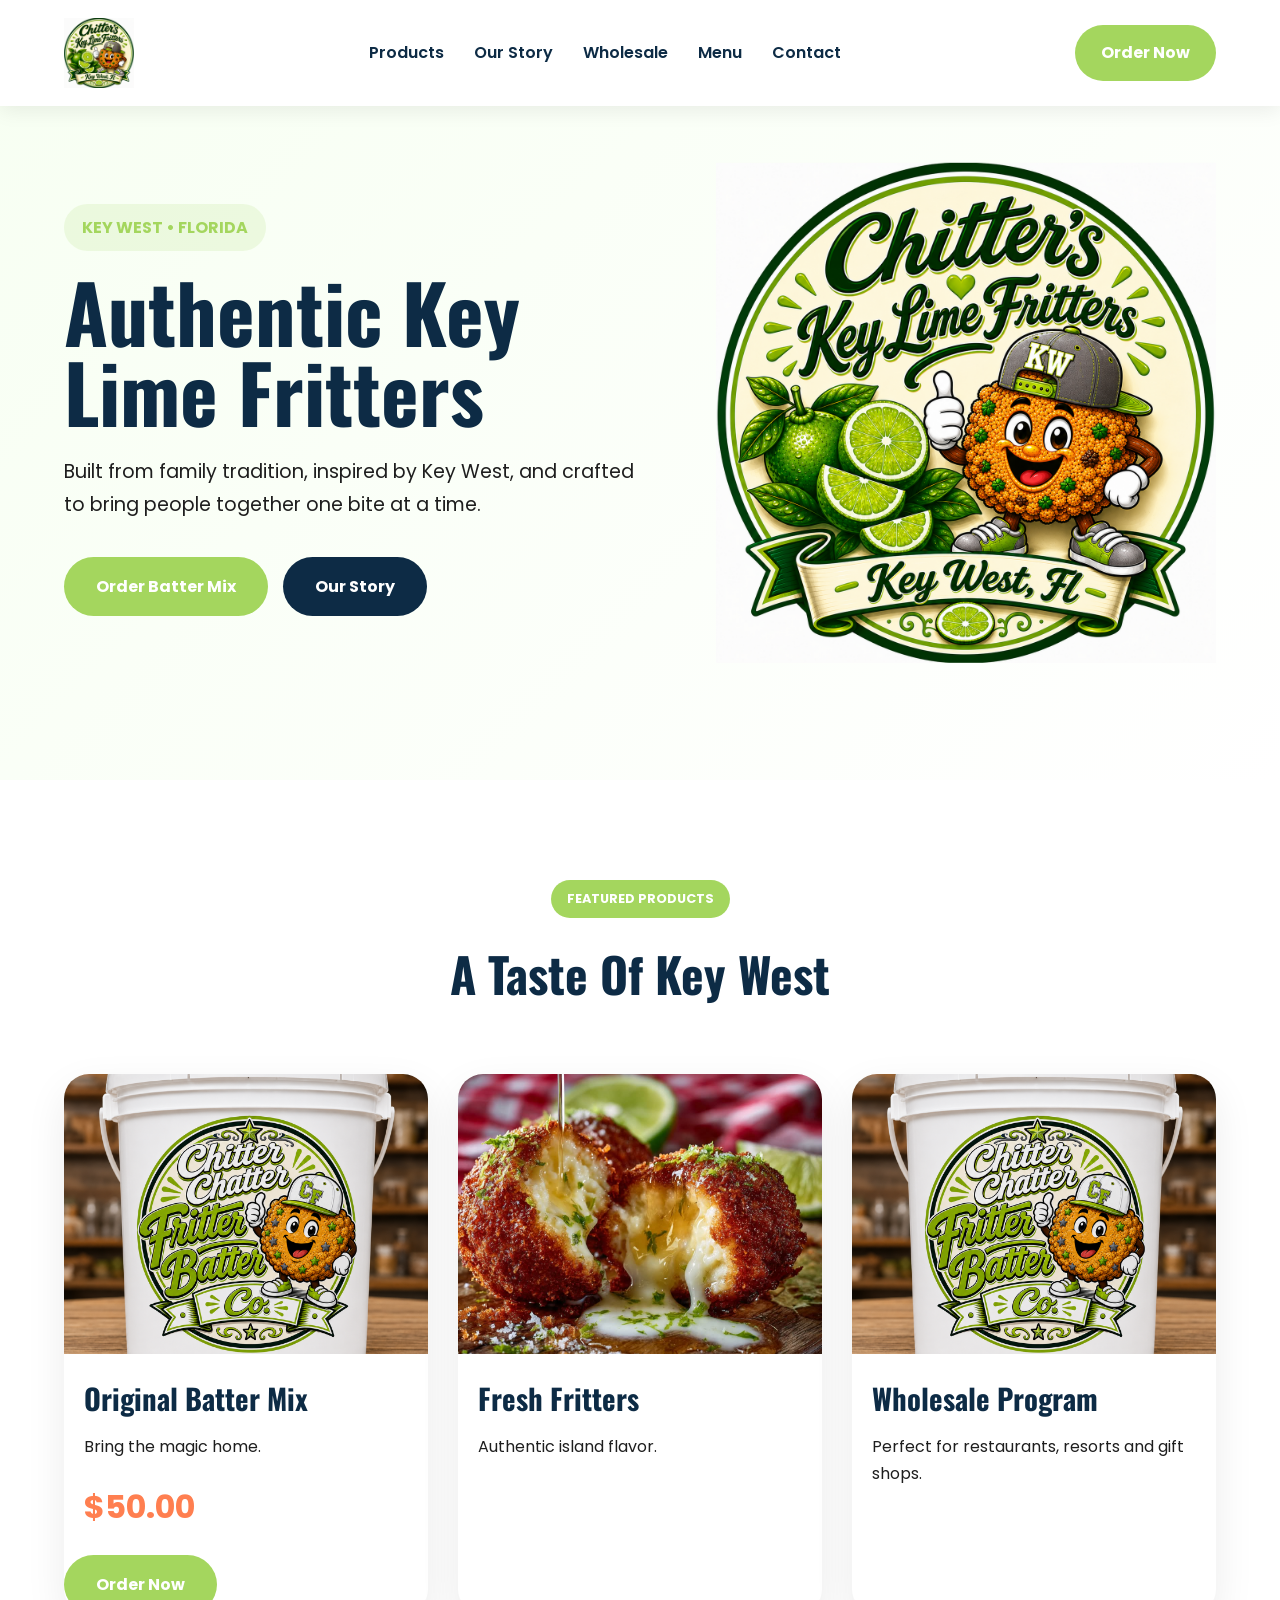
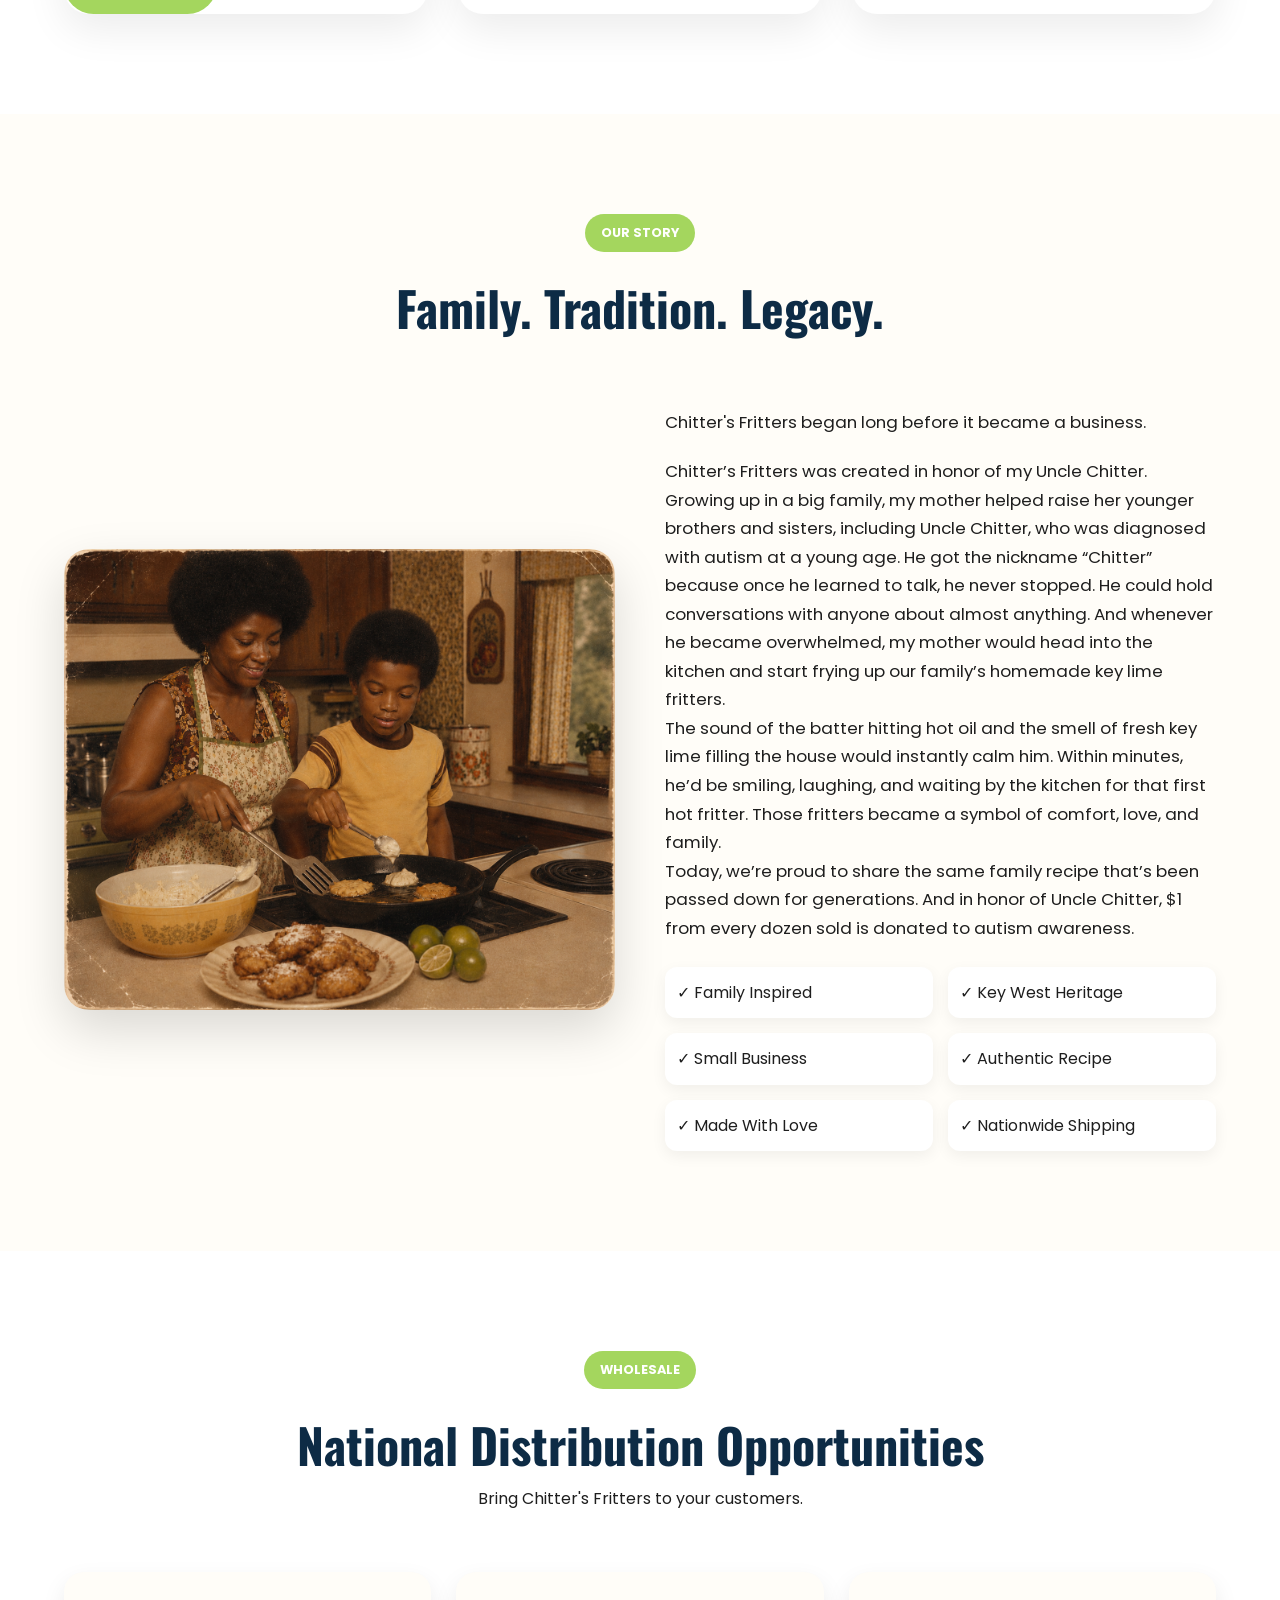
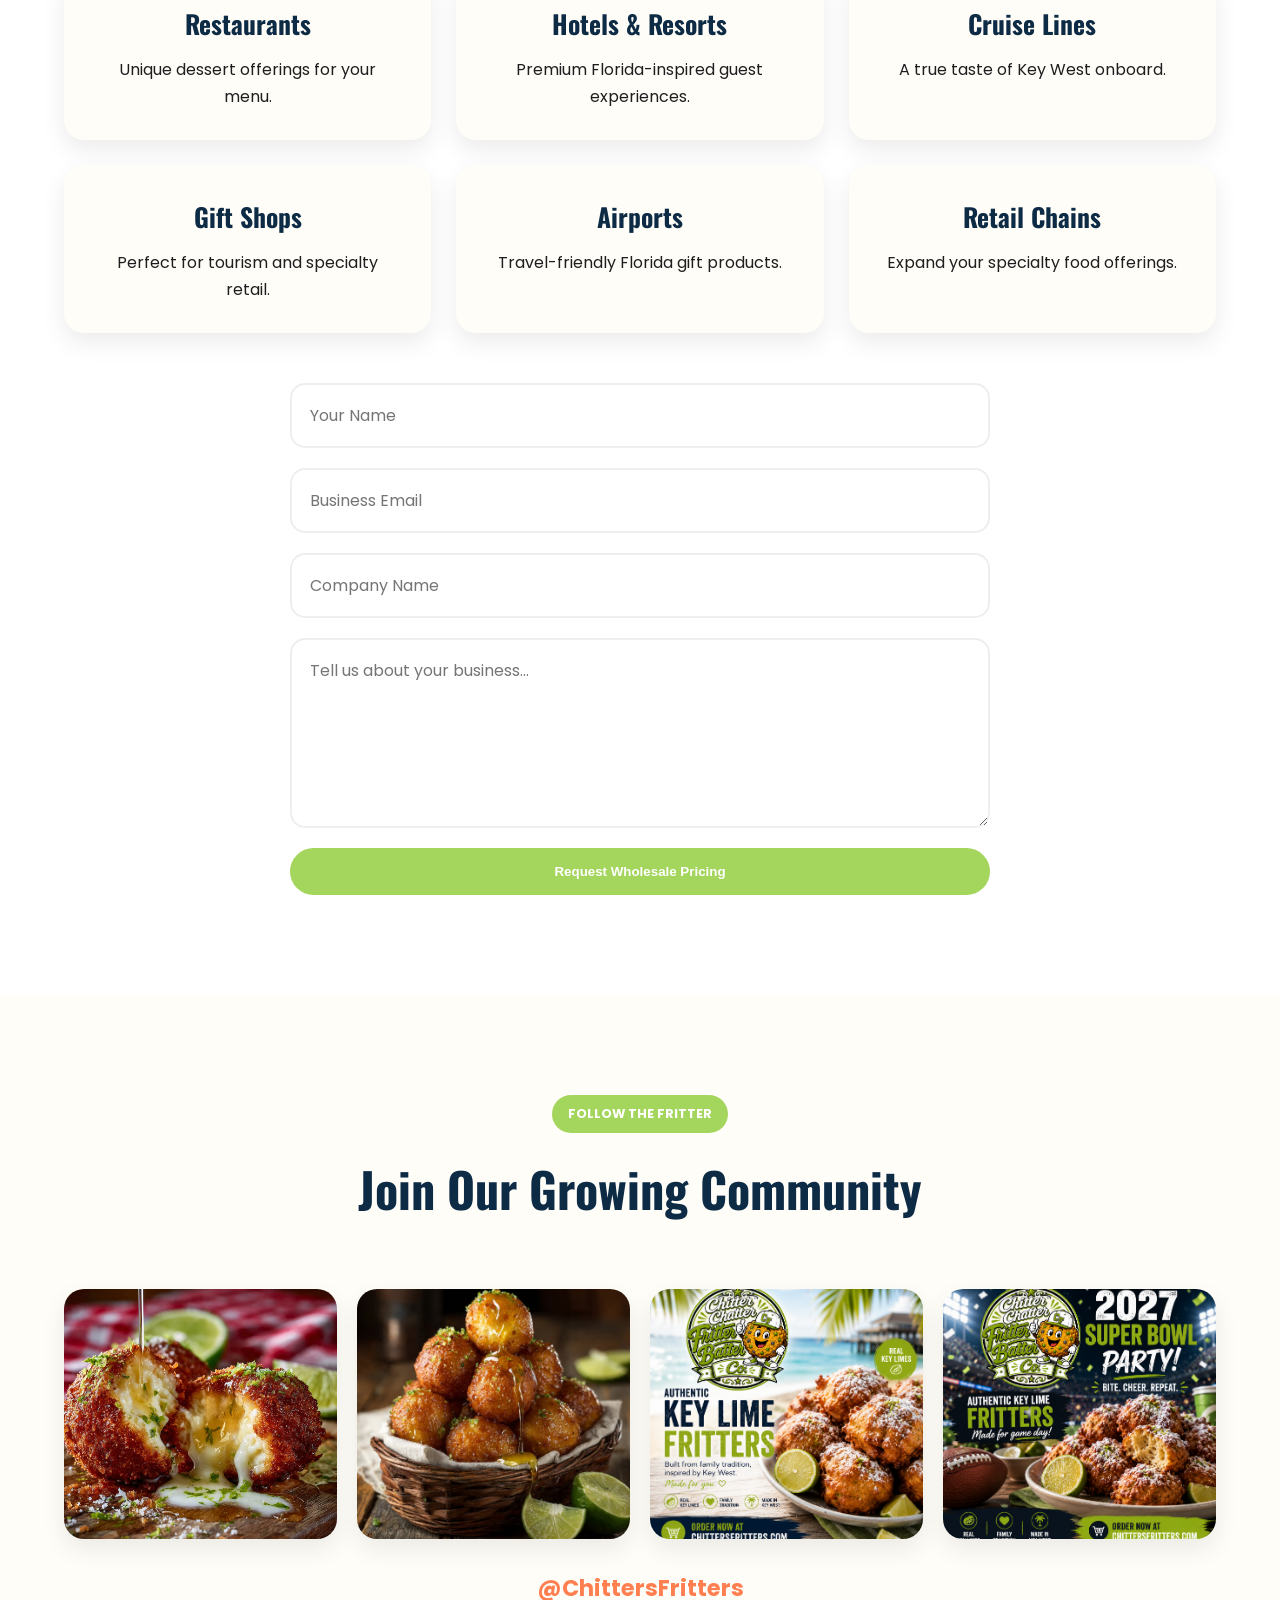
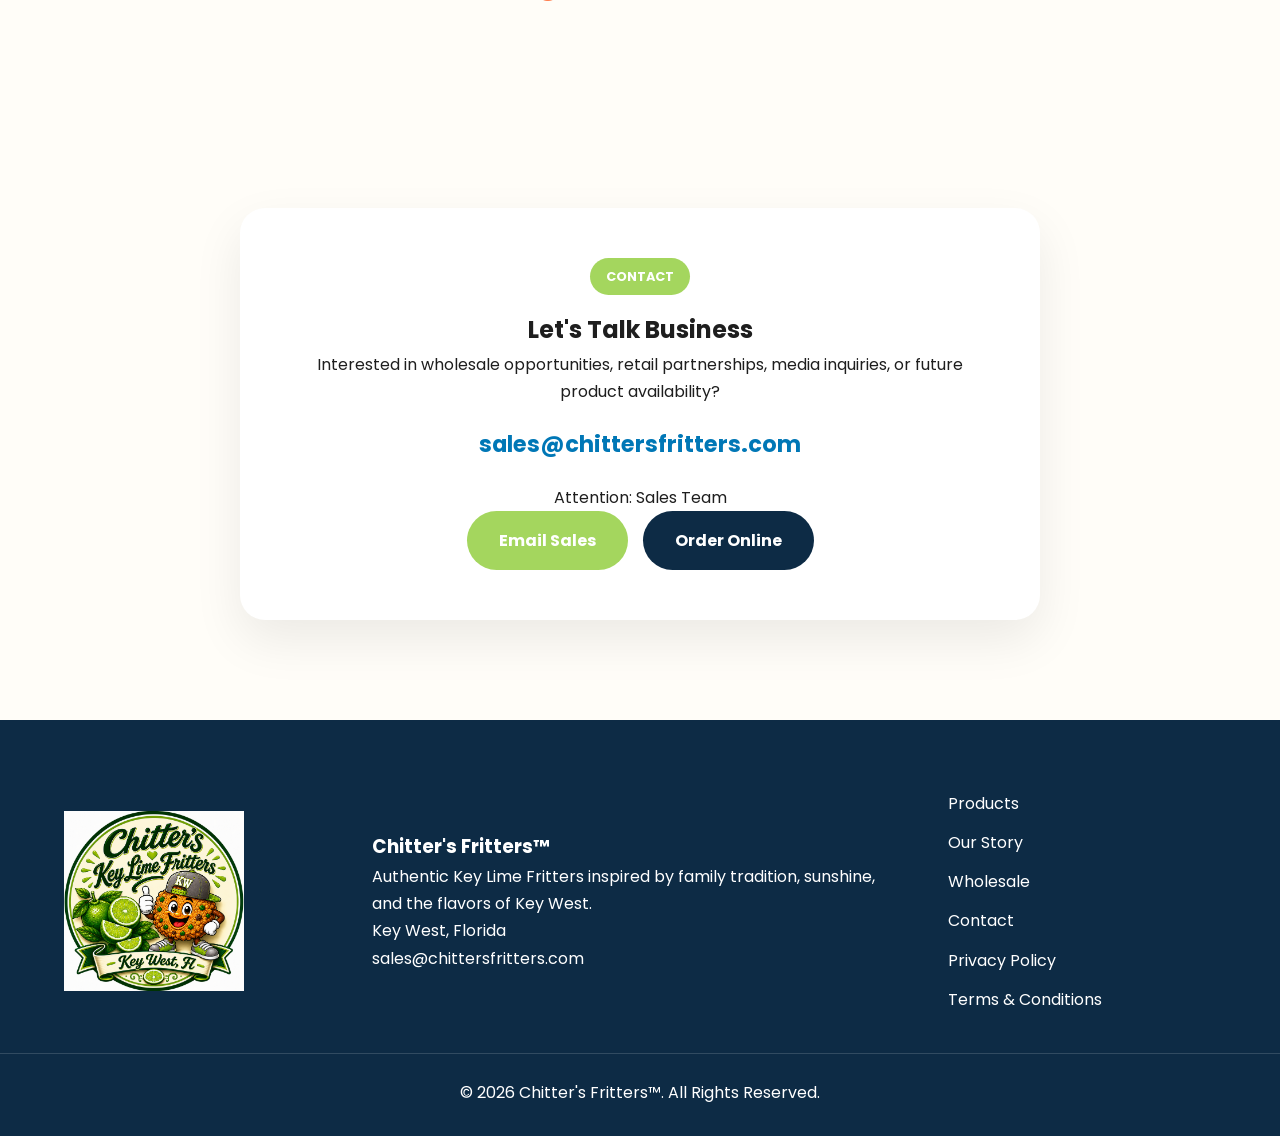
<file: index.html>
<!DOCTYPE html>
<html lang="en">
<head>

<meta charset="UTF-8">
<meta name="viewport" content="width=device-width, initial-scale=1.0">

<title>Chitter's Fritters™ | Authentic Key Lime Fritters From Key West Florida</title>

<meta name="description" content="Authentic Key Lime Fritters from Key West, Florida. Order online, explore our family story, and discover wholesale opportunities nationwide.">

<meta name="keywords" content="Key Lime Fritters, Key West Dessert, Florida Bakery, Wholesale Desserts, Key Lime Batter Mix">

<meta name="robots" content="index,follow">

<meta property="og:title" content="Chitter's Fritters™">
<meta property="og:description" content="Authentic Key Lime Fritters from Key West, Florida.">
<meta property="og:image" content="img/social-share.jpg">
<meta property="og:type" content="website">

<meta name="twitter:card" content="summary_large_image">
<meta name="twitter:title" content="Chitter's Fritters™">
<meta name="twitter:description" content="Authentic Key Lime Fritters from Key West, Florida.">
<meta name="twitter:image" content="img/social-share.jpg">

<link rel="preconnect" href="https://fonts.googleapis.com">
<link rel="preconnect" href="https://fonts.gstatic.com" crossorigin>

<link href="https://fonts.googleapis.com/css2?family=Oswald:wght@400;500;600;700&family=Poppins:wght@300;400;500;600;700&display=swap" rel="stylesheet">

<link rel="stylesheet" href="style.css">

</head>

<body>

<header class="site-header">

<div class="container header-container">

<a href="#" class="logo">
<img src="img/logo-main.png" alt="Chitter's Fritters Logo">
</a>

<button id="mobileToggle" class="mobile-toggle">
☰
</button>

<nav class="main-nav">

<a href="#products">Products</a>
<a href="#story">Our Story</a>
<a href="#wholesale">Wholesale</a>
<a href="img/IMG_20260616_215140.png">Menu</a>
<a href="#contact">Contact</a>

</nav>

<a href="https://buy.stripe.com/bJe4gB2RO29x9vb8bc6oo0"
class="header-cta">
Order Now
</a>

</div>

</header>

<section class="hero">

<div class="hero-overlay"></div>

<div class="container hero-container">

<div class="hero-content">

 

<span class="hero-badge">
KEY WEST • FLORIDA
</span>

<h1>
Authentic Key Lime Fritters
</h1>

<p>
Built from family tradition, inspired by Key West,
and crafted to bring people together one bite at a time.
</p>

<div class="hero-buttons">

<a href="https://buy.stripe.com/bJe4gB2RO29x9vb8bc6oo0"
class="btn btn-primary">
Order Batter Mix
</a>

<a href="#story"
class="btn btn-secondary">
Our Story
</a>

</div>

</div>

<div class="hero-image">

 <div class="hero-image">

    <img
    src="img/logo-main.png"
    alt="Chitter's Fritters"
    class="hero-logo">

</div>


</div>

</section>

<section id="products" class="products-section">

<div class="container">

<div class="section-header">

<span class="section-tag">
FEATURED PRODUCTS
</span>

<h2>
A Taste Of Key West
</h2>

</div>

<div class="product-grid">

<div class="product-card">

<img src="img/product-batter.png"
alt="Original Batter Mix">

<h3>
Original Batter Mix
</h3>

<p>
Bring the magic home.
</p>

<p class="price">
$50.00
</p>

<a href="https://buy.stripe.com/bJe4gB2RO29x9vb8bc6oo0"
class="btn btn-primary">
Order Now
</a>

</div>

<div class="product-card">

<img src="img/product-fritters.jpeg"
alt="Fresh Fritters">

<h3>
Fresh Fritters
</h3>

<p>
Authentic island flavor.
</p>

</div>

<div class="product-card">

<img src="img/product-wholesale.png"
alt="Wholesale">

<h3>
Wholesale Program
</h3>

<p>
Perfect for restaurants, resorts and gift shops.
</p>

</div>

</div>

</div>

</section>

 <section id="story" class="story-section">

<div class="container">

<div class="section-header">

<span class="section-tag">
OUR STORY
</span>

<h2>
Family. Tradition. Legacy.
</h2>

</div>

<div class="story-grid">

<div class="story-image">

<img
src="img/story-family.png"
alt="Clifford and his mother">

</div>

<div class="story-content">

<p>
Chitter's Fritters began long before it became a business.
</p>

<p>
Chitter’s Fritters was created in honor of my Uncle Chitter.
Growing up in a big family, my mother helped raise her younger brothers and sisters, including Uncle Chitter, who was diagnosed with autism at a young age.
He got the nickname “Chitter” because once he learned to talk, he never stopped. He could hold conversations with anyone about almost anything. And whenever he became overwhelmed, my mother would head into the kitchen and start frying up our family’s homemade key lime fritters.
<br>The sound of the batter hitting hot oil and the smell of fresh key lime filling the house would instantly calm him. Within minutes, he’d be smiling, laughing, and waiting by the kitchen for that first hot fritter.
Those fritters became a symbol of comfort, love, and family.
<br>Today, we’re proud to share the same family recipe that’s been passed down for generations.
And in honor of Uncle Chitter, $1 from every dozen sold is donated to autism awareness.


</p>



<ul class="story-features">

<li>✓ Family Inspired</li>
<li>✓ Key West Heritage</li>
<li>✓ Small Business</li>
<li>✓ Authentic Recipe</li>
<li>✓ Made With Love</li>
<li>✓ Nationwide Shipping</li>

</ul>

</div>

</div>

</div>

</section>

<section id="wholesale" class="wholesale-section">

<div class="container">

<div class="section-header">

<span class="section-tag">
WHOLESALE
</span>

<h2>
National Distribution Opportunities
</h2>

<p>
Bring Chitter's Fritters to your customers.
</p>

</div>

<div class="wholesale-grid">

<div class="wholesale-card">
<h3>Restaurants</h3>
<p>Unique dessert offerings for your menu.</p>
</div>

<div class="wholesale-card">
<h3>Hotels & Resorts</h3>
<p>Premium Florida-inspired guest experiences.</p>
</div>

<div class="wholesale-card">
<h3>Cruise Lines</h3>
<p>A true taste of Key West onboard.</p>
</div>

<div class="wholesale-card">
<h3>Gift Shops</h3>
<p>Perfect for tourism and specialty retail.</p>
</div>

<div class="wholesale-card">
<h3>Airports</h3>
<p>Travel-friendly Florida gift products.</p>
</div>

<div class="wholesale-card">
<h3>Retail Chains</h3>
<p>Expand your specialty food offerings.</p>
</div>

</div>

<div class="wholesale-form">

<form
action="https://formsubmit.co/sales@chittersfritters.com"
method="POST">

<input
type="hidden"
name="_subject"
value="New Wholesale Inquiry">

<input
type="text"
name="name"
placeholder="Your Name"
required>

<input
type="email"
name="email"
placeholder="Business Email"
required>

<input
type="text"
name="company"
placeholder="Company Name">

<textarea
name="message"
rows="6"
placeholder="Tell us about your business..."
required></textarea>

<button
type="submit"
class="btn btn-primary">

Request Wholesale Pricing

</button>

</form>

</div>

</div>

</section>

<section class="social-section">

<div class="container">

<div class="section-header">

<span class="section-tag">
FOLLOW THE FRITTER
</span>

<h2>
Join Our Growing Community
</h2>

</div>

<div class="social-gallery">

<img src="img/51aa923954a6363ad8de9cd00334c217.jpeg" alt="">
<img src="img/4613f40e4bb4f64c9a9b5998a9bf68c1.jpeg" alt="">
<img src="img/file_000000009a50720c8fa719ff1da396c4.png" alt="">
<img src="img/file_000000007abc722fb6c17545596dd0a4.png" alt="">

</div>

<p class="social-handle">
@ChittersFritters
</p>

</div>

</section> 

 <section id="contact" class="contact-section">

<div class="container">

<div class="contact-card">

<span class="section-tag">
CONTACT
</span>

<h2>
Let's Talk Business
</h2>

<p>
Interested in wholesale opportunities,
retail partnerships, media inquiries,
or future product availability?
</p>

<a
href="mailto:sales@chittersfritters.com"
class="contact-email">

sales@chittersfritters.com

</a>

<p>
Attention: Sales Team
</p>

<div class="contact-buttons">

<a
href="mailto:sales@chittersfritters.com"
class="btn btn-primary">

Email Sales

</a>

<a
href="https://buy.stripe.com/bJe4gB2RO29x9vb8bc6oo0"
class="btn btn-secondary">

Order Online

</a>

</div>

</div>

</div>

</section>

<footer class="site-footer">

<div class="container footer-container">

<div class="footer-logo">

<img
src="img/logo-main.png"
alt="Chitter's Fritters Logo">

</div>

<div class="footer-content">

<h3>
Chitter's Fritters™
</h3>

<p>
Authentic Key Lime Fritters inspired by family tradition,
sunshine, and the flavors of Key West.
</p>

<p>
Key West, Florida
</p>

<p>
sales@chittersfritters.com
</p>

</div>

<div class="footer-links">

<a href="#products">Products</a>
<a href="#story">Our Story</a>
<a href="#wholesale">Wholesale</a>
<a href="#contact">Contact</a>
 <a href="/privacy-policy.html">Privacy Policy</a>
 <a href="/terms-and-conditions.html">Terms & Conditions</a>



</div>

</div>

<div class="copyright">

<p>
© 2026 Chitter's Fritters™.
All Rights Reserved.
</p>

</div>

</footer>

<script type="application/ld+json">
{
"@context":"https://schema.org",
"@type":"Bakery",
"name":"Chitter's Fritters",
"url":"https://chittersfritters.com",
"email":"sales@chittersfritters.com",
"description":"Authentic Key Lime Fritters from Key West, Florida.",
"address":{
"@type":"PostalAddress",
"addressLocality":"Key West",
"addressRegion":"FL",
"addressCountry":"US"
},
"areaServed":"United States"
}
</script>

<script type="application/ld+json">
{
"@context":"https://schema.org",
"@type":"Organization",
"name":"Chitter's Fritters",
"url":"https://chittersfritters.com",
"logo":"https://chittersfritters.com/img/logo-main.png",
"email":"sales@chittersfritters.com",
"sameAs":[
"https://instagram.com/chittersfritters",
"https://facebook.com/chittersfritters",
"https://tiktok.com/@chittersfritters"
]
}
</script>

<script src="app.js"></script>

</body>
</html>
</file>
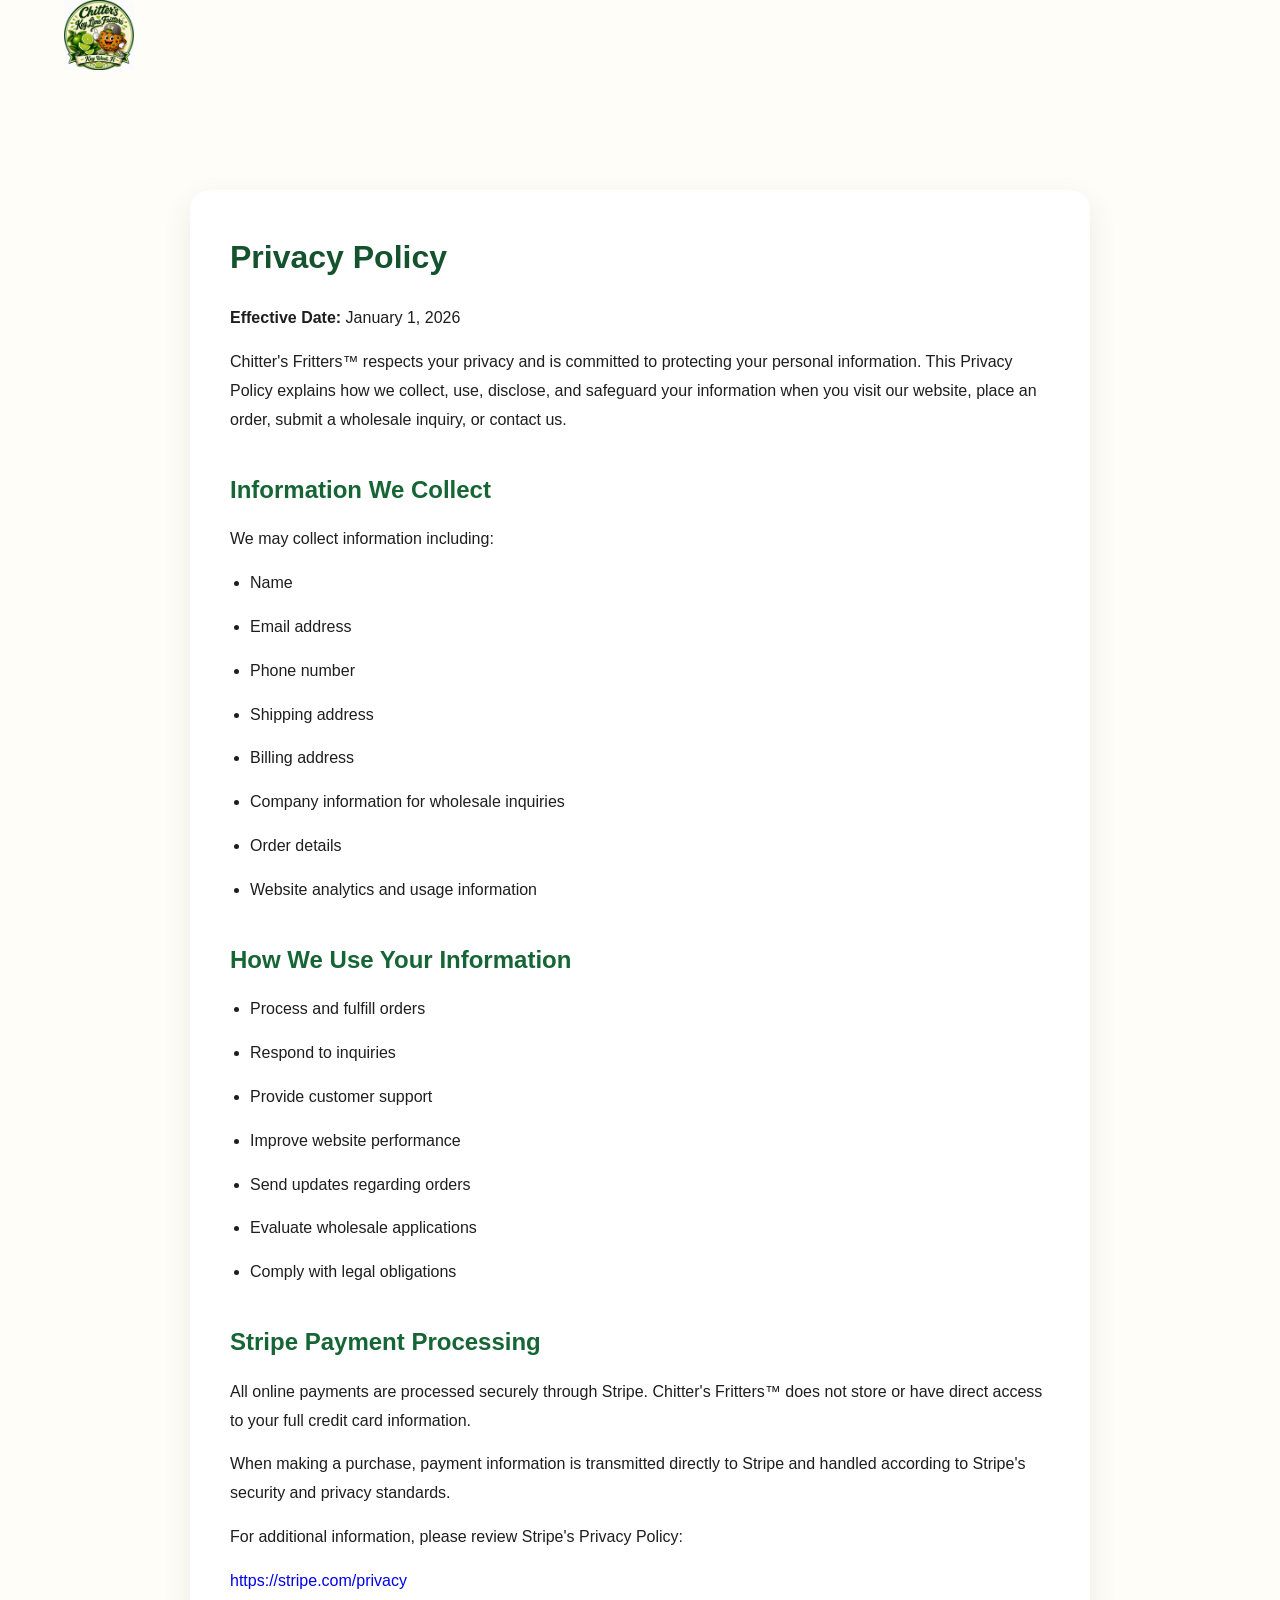
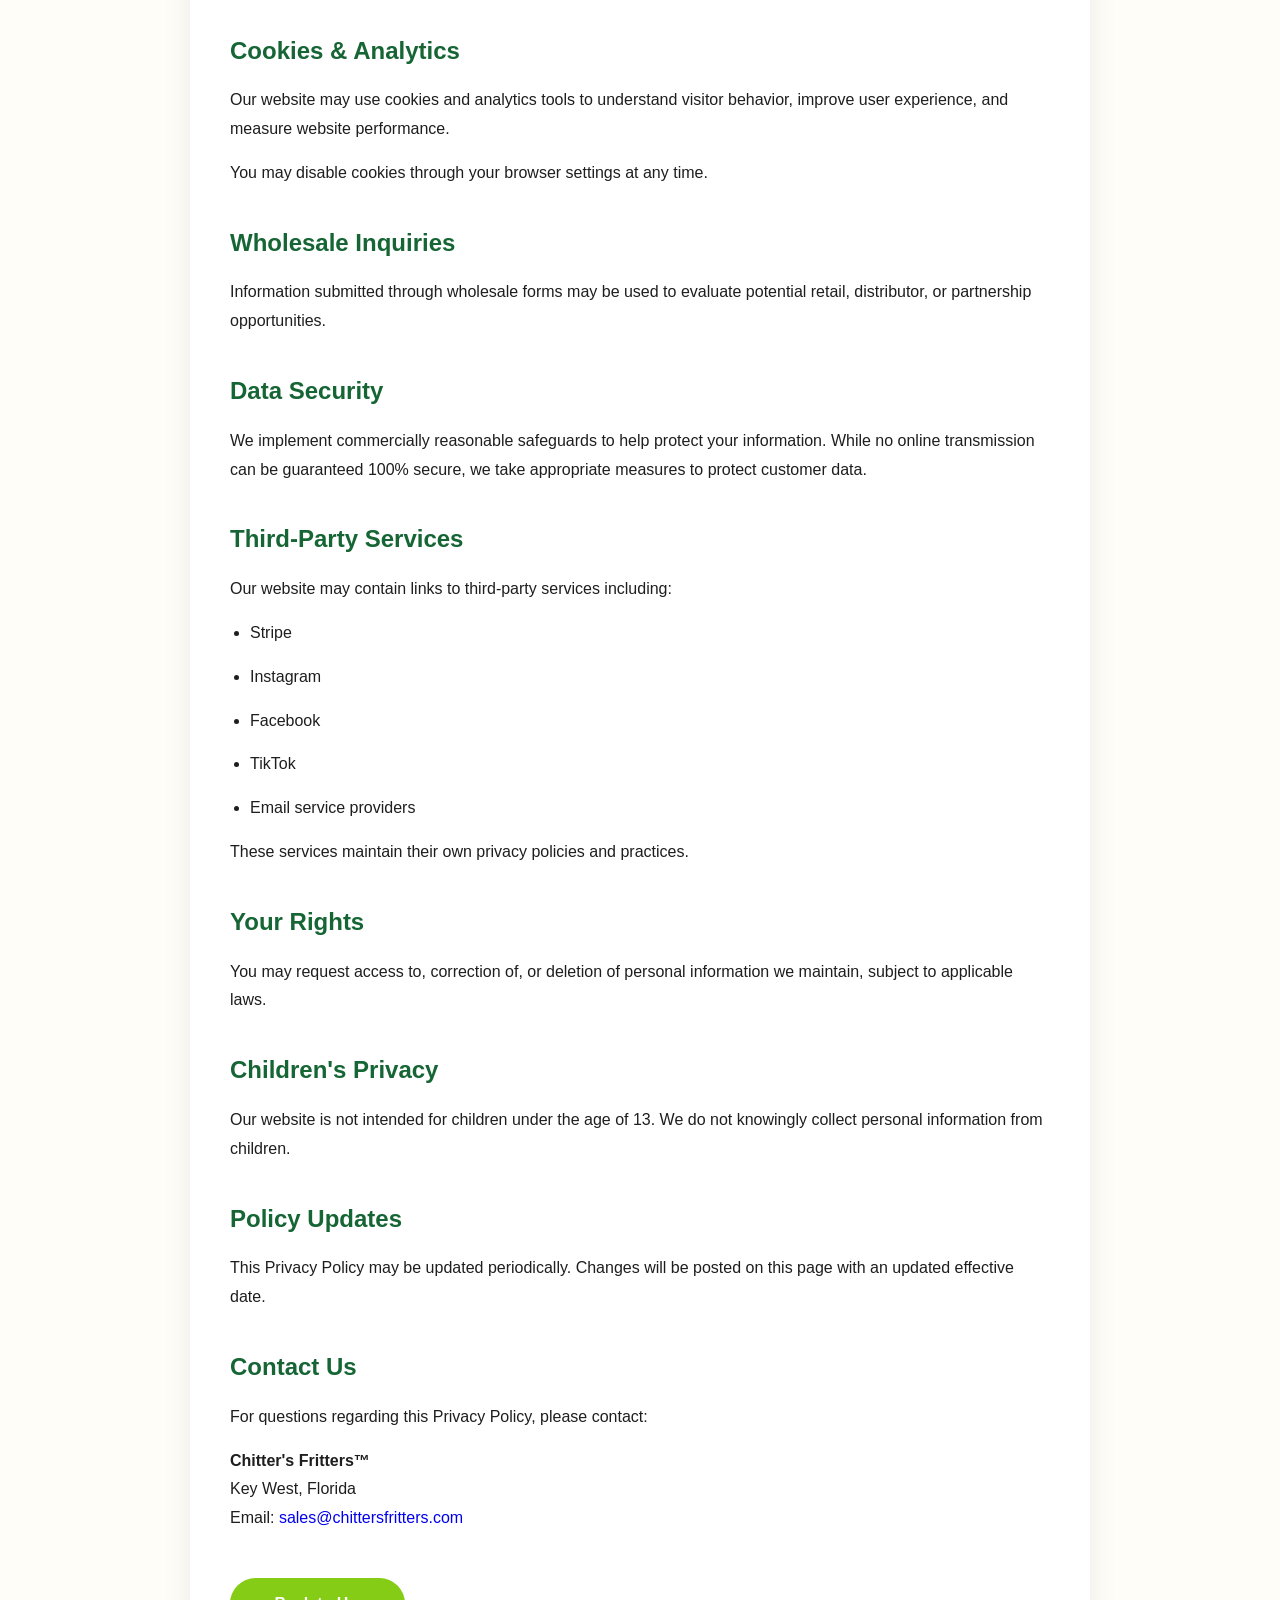
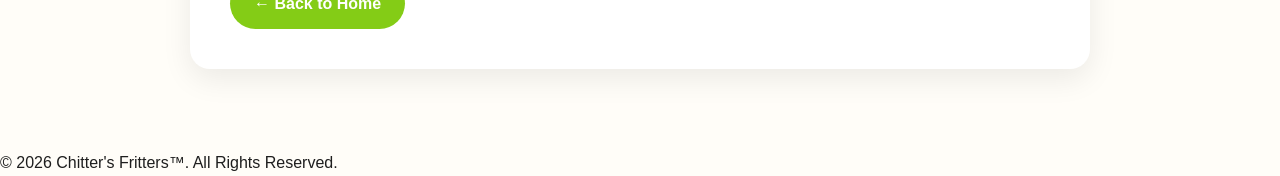
<file: privacy-policy.html>
<!DOCTYPE html>
<html lang="en">
<head>

<meta charset="UTF-8">
<meta name="viewport" content="width=device-width, initial-scale=1.0">

<title>Privacy Policy | Chitter's Fritters™</title>

<meta name="description" content="Privacy Policy for Chitter's Fritters™. Learn how we collect, use, and protect your information when visiting our website or purchasing products.">

<link rel="stylesheet" href="style.css">

<style>

.privacy-page{
    max-width:900px;
    margin:120px auto 80px;
    padding:40px;
    background:#fff;
    border-radius:20px;
    box-shadow:0 10px 30px rgba(0,0,0,.08);
}

.privacy-page h1{
    color:#14532d;
    margin-bottom:20px;
}

.privacy-page h2{
    margin-top:35px;
    margin-bottom:15px;
    color:#166534;
}

.privacy-page p,
.privacy-page li{
    line-height:1.8;
    margin-bottom:15px;
}

.privacy-page ul{
    padding-left:20px;
}

.back-home{
    display:inline-block;
    margin-top:30px;
    padding:12px 24px;
    background:#84cc16;
    color:#fff;
    border-radius:50px;
    font-weight:700;
}

.back-home:hover{
    background:#65a30d;
}

</style>

</head>

<body>

<header>
    <div class="container">
        <a href="index.html">
            <img src="img/logo-main.png"
                 alt="Chitter's Fritters Logo"
                 style="height:70px;">
        </a>
    </div>
</header>

<div class="privacy-page">

<h1>Privacy Policy</h1>

<p><strong>Effective Date:</strong> January 1, 2026</p>

<p>
Chitter's Fritters™ respects your privacy and is committed to
protecting your personal information. This Privacy Policy explains
how we collect, use, disclose, and safeguard your information when
you visit our website, place an order, submit a wholesale inquiry,
or contact us.
</p>

<h2>Information We Collect</h2>

<p>We may collect information including:</p>

<ul>
<li>Name</li>
<li>Email address</li>
<li>Phone number</li>
<li>Shipping address</li>
<li>Billing address</li>
<li>Company information for wholesale inquiries</li>
<li>Order details</li>
<li>Website analytics and usage information</li>
</ul>

<h2>How We Use Your Information</h2>

<ul>
<li>Process and fulfill orders</li>
<li>Respond to inquiries</li>
<li>Provide customer support</li>
<li>Improve website performance</li>
<li>Send updates regarding orders</li>
<li>Evaluate wholesale applications</li>
<li>Comply with legal obligations</li>
</ul>

<h2>Stripe Payment Processing</h2>

<p>
All online payments are processed securely through Stripe.
Chitter's Fritters™ does not store or have direct access to your
full credit card information.
</p>

<p>
When making a purchase, payment information is transmitted directly
to Stripe and handled according to Stripe's security and privacy
standards.
</p>

<p>
For additional information, please review Stripe's Privacy Policy:
</p>

<p>
<a href="https://stripe.com/privacy" target="_blank">
https://stripe.com/privacy
</a>
</p>

<h2>Cookies & Analytics</h2>

<p>
Our website may use cookies and analytics tools to understand
visitor behavior, improve user experience, and measure website
performance.
</p>

<p>
You may disable cookies through your browser settings at any time.
</p>

<h2>Wholesale Inquiries</h2>

<p>
Information submitted through wholesale forms may be used to
evaluate potential retail, distributor, or partnership
opportunities.
</p>

<h2>Data Security</h2>

<p>
We implement commercially reasonable safeguards to help protect
your information. While no online transmission can be guaranteed
100% secure, we take appropriate measures to protect customer data.
</p>

<h2>Third-Party Services</h2>

<p>
Our website may contain links to third-party services including:
</p>

<ul>
<li>Stripe</li>
<li>Instagram</li>
<li>Facebook</li>
<li>TikTok</li>
<li>Email service providers</li>
</ul>

<p>
These services maintain their own privacy policies and practices.
</p>

<h2>Your Rights</h2>

<p>
You may request access to, correction of, or deletion of personal
information we maintain, subject to applicable laws.
</p>

<h2>Children's Privacy</h2>

<p>
Our website is not intended for children under the age of 13. We
do not knowingly collect personal information from children.
</p>

<h2>Policy Updates</h2>

<p>
This Privacy Policy may be updated periodically. Changes will be
posted on this page with an updated effective date.
</p>

<h2>Contact Us</h2>

<p>
For questions regarding this Privacy Policy, please contact:
</p>

<p>
<strong>Chitter's Fritters™</strong><br>
Key West, Florida<br>
Email:
<a href="mailto:sales@chittersfritters.com">
sales@chittersfritters.com
</a>
</p>

<a href="index.html" class="back-home">
← Back to Home
</a>

</div>

<footer>
    <p>
        © 2026 Chitter's Fritters™. All Rights Reserved.
    </p>
</footer>

</body>
</html>
</file>
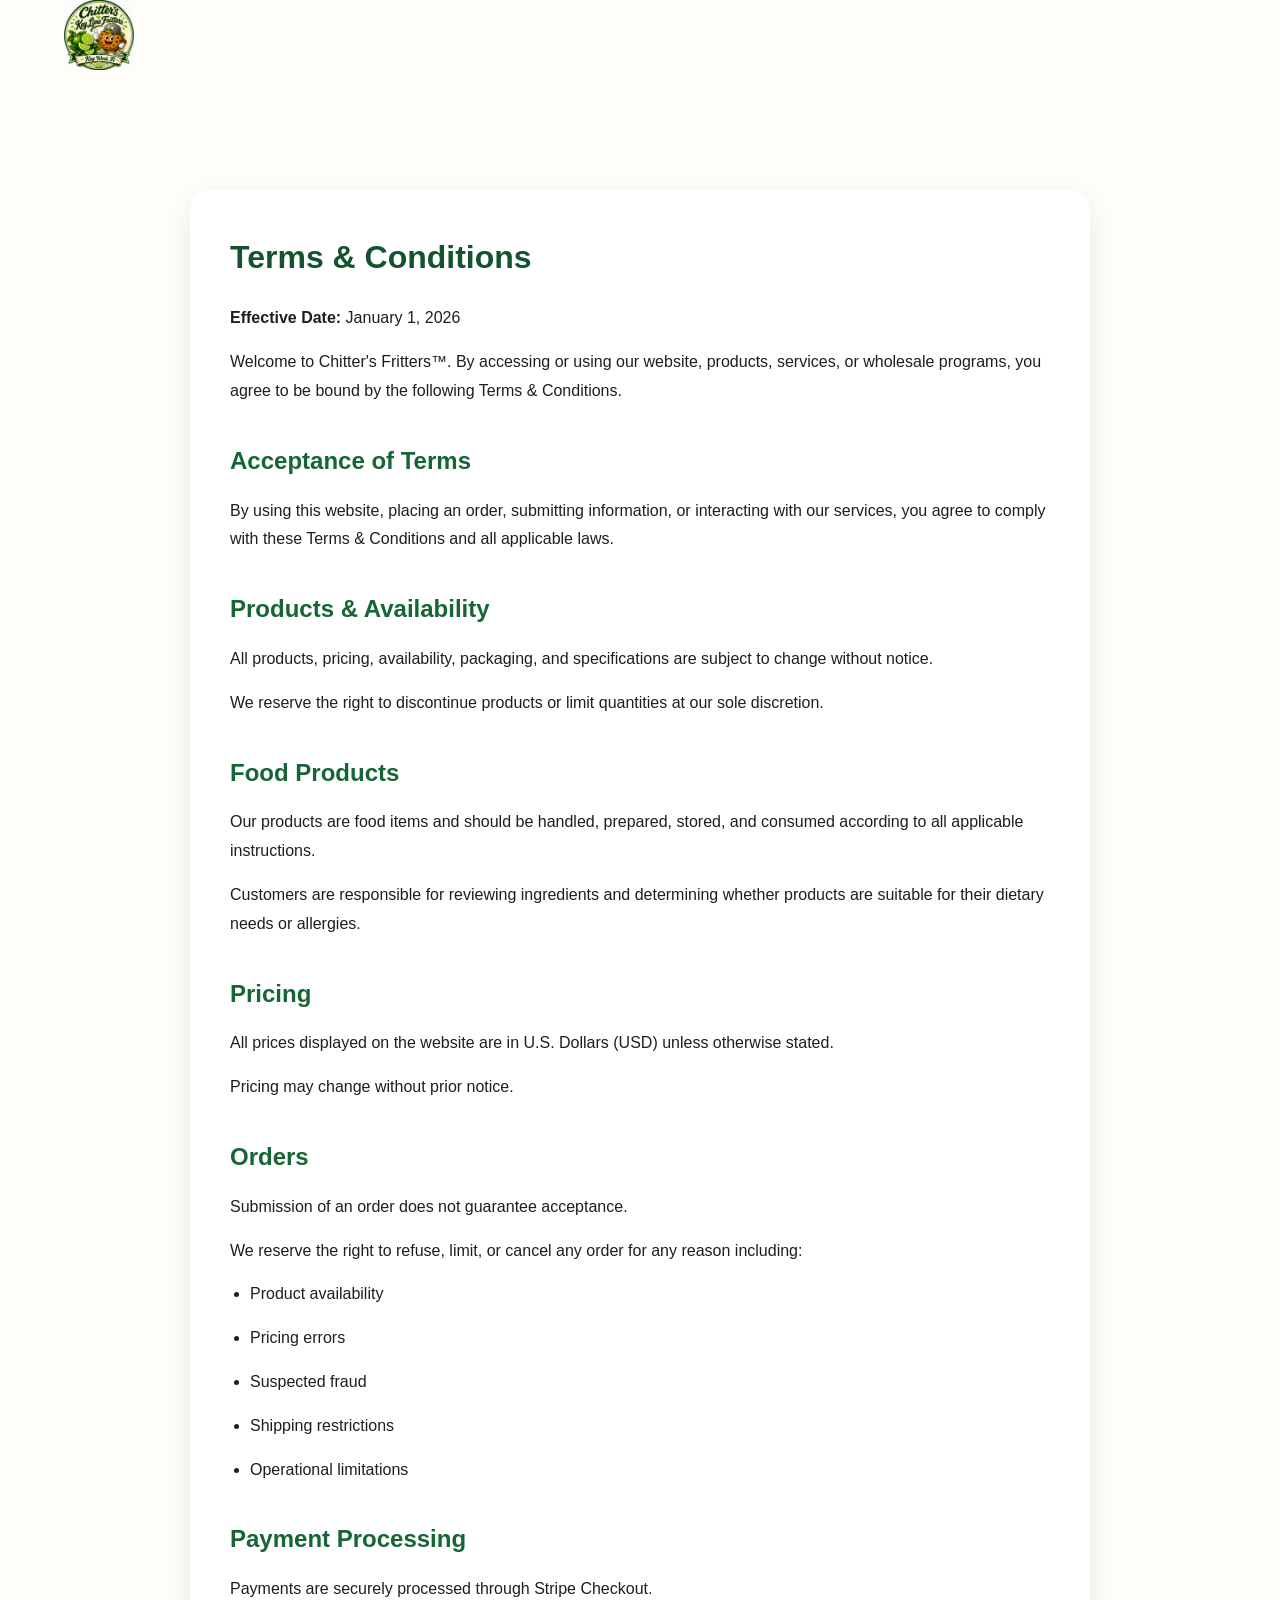
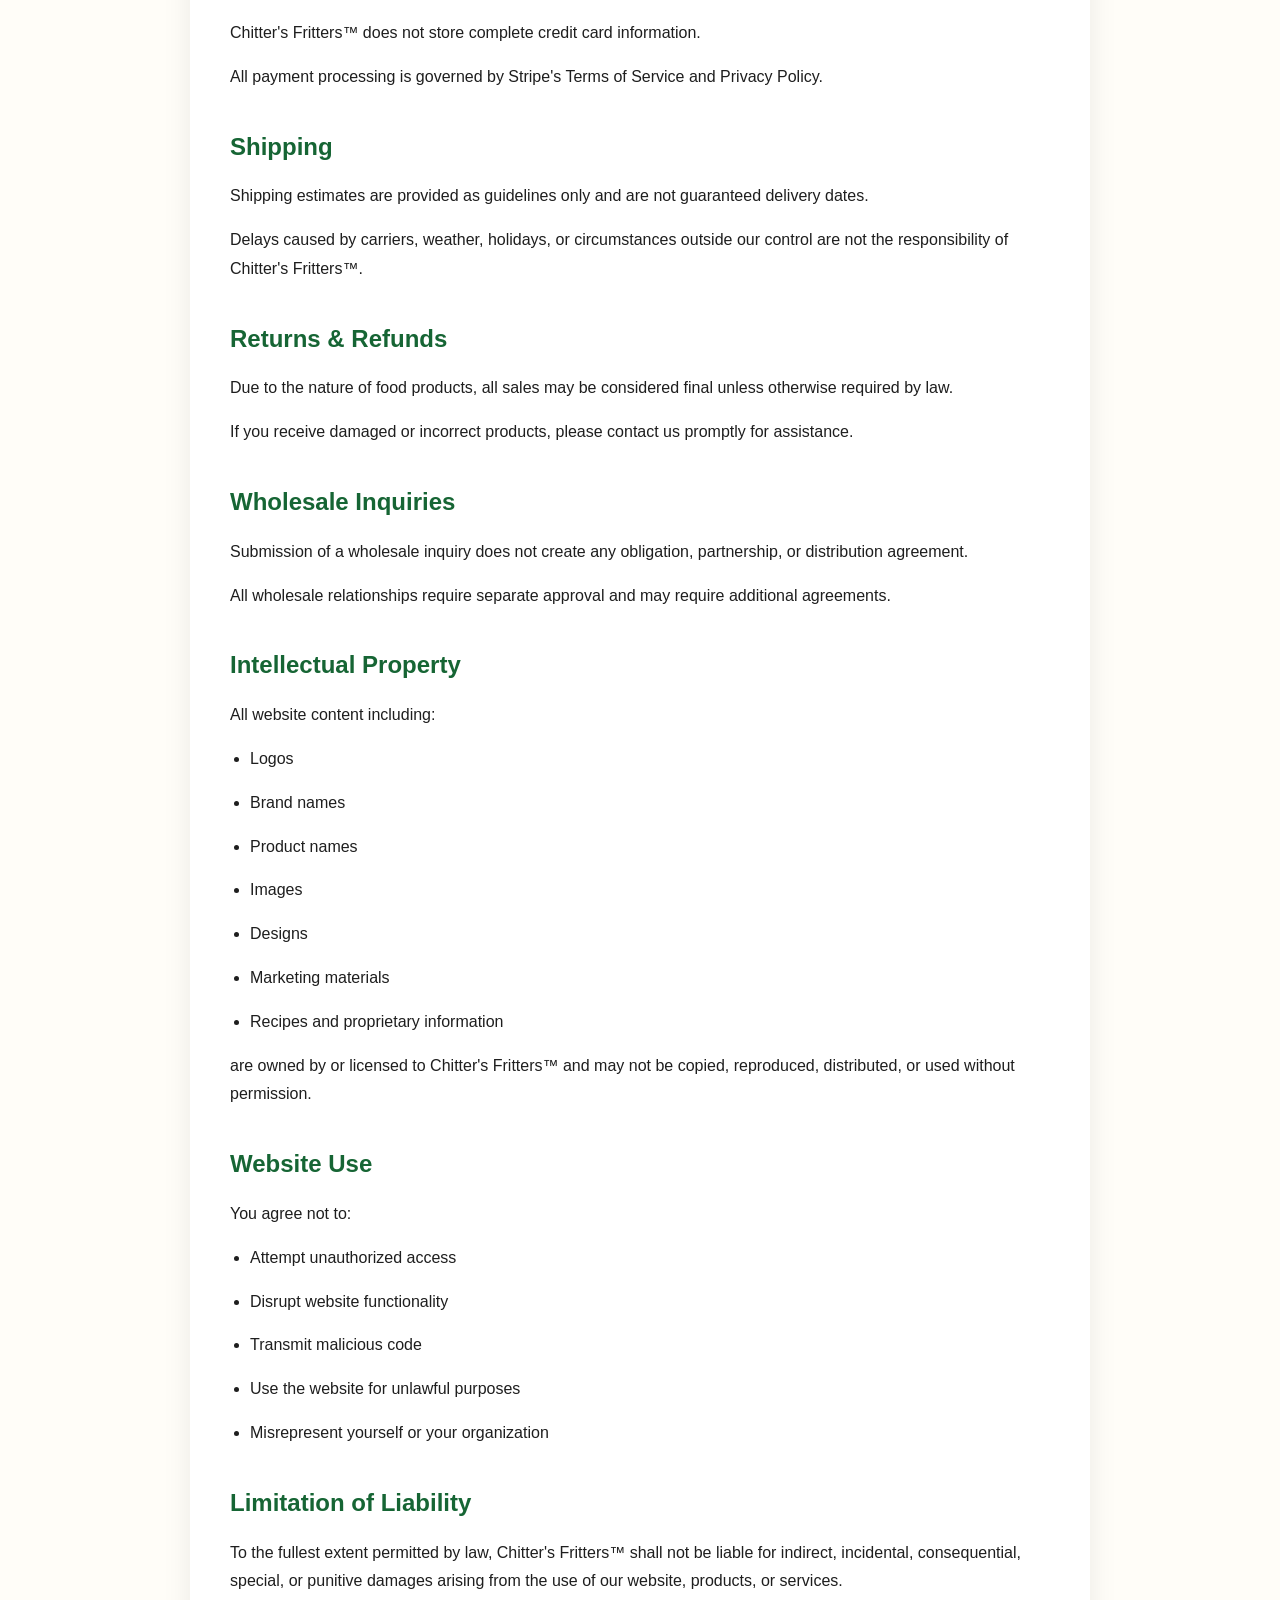
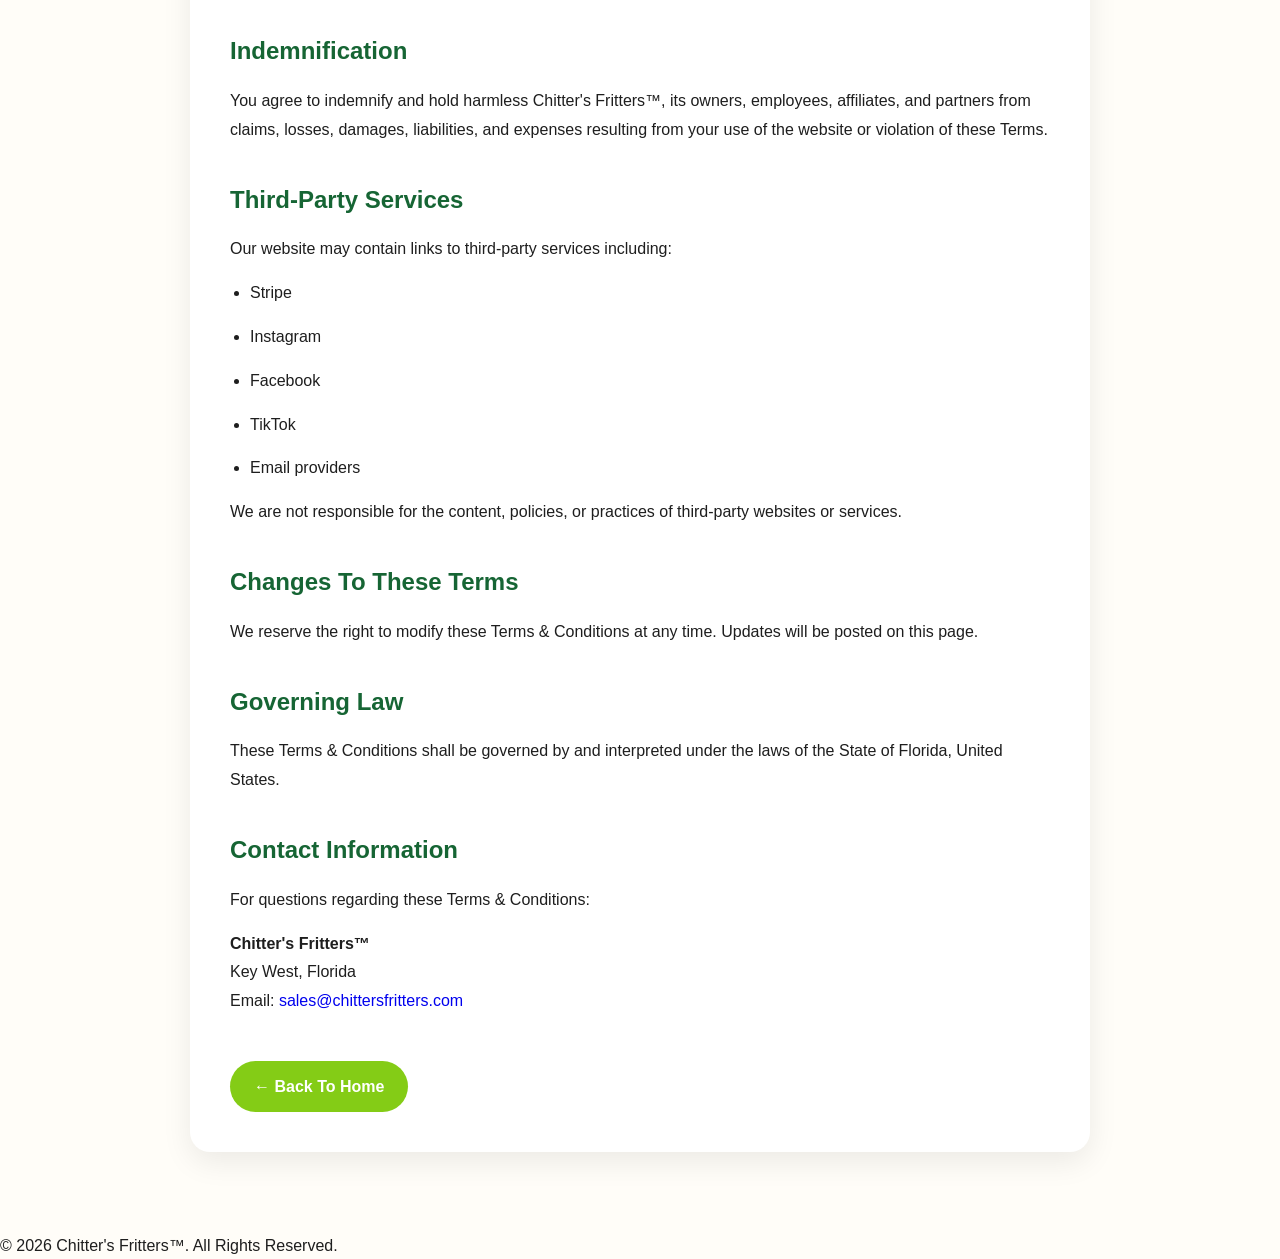
<file: terms-and-conditions.html>
<!DOCTYPE html>
<html lang="en">
<head>

<meta charset="UTF-8">
<meta name="viewport" content="width=device-width, initial-scale=1.0">

<title>Terms & Conditions | Chitter's Fritters™</title>

<meta name="description" content="Terms and Conditions governing the use of the Chitter's Fritters™ website, products, services, and wholesale inquiries.">

<link rel="stylesheet" href="style.css">

<style>

.legal-page{
max-width:900px;
margin:120px auto 80px;
padding:40px;
background:#fff;
border-radius:20px;
box-shadow:0 10px 30px rgba(0,0,0,.08);
}

.legal-page h1{
color:#14532d;
margin-bottom:20px;
}

.legal-page h2{
margin-top:35px;
margin-bottom:15px;
color:#166534;
}

.legal-page p,
.legal-page li{
line-height:1.8;
margin-bottom:15px;
}

.legal-page ul{
padding-left:20px;
}

.back-home{
display:inline-block;
margin-top:30px;
padding:12px 24px;
background:#84cc16;
color:#fff;
border-radius:50px;
font-weight:700;
text-decoration:none;
}

.back-home:hover{
background:#65a30d;
}

</style>

</head>

<body>

<header>
<div class="container">
<a href="index.html">
<img
src="img/logo-main.png"
alt="Chitter's Fritters Logo"
style="height:70px;">
</a>
</div>
</header>

<div class="legal-page">

<h1>Terms & Conditions</h1>

<p>
<strong>Effective Date:</strong> January 1, 2026
</p>

<p>
Welcome to Chitter's Fritters™. By accessing or using our website,
products, services, or wholesale programs, you agree to be bound
by the following Terms & Conditions.
</p>

<h2>Acceptance of Terms</h2>

<p>
By using this website, placing an order, submitting information,
or interacting with our services, you agree to comply with these
Terms & Conditions and all applicable laws.
</p>

<h2>Products & Availability</h2>

<p>
All products, pricing, availability, packaging, and specifications
are subject to change without notice.
</p>

<p>
We reserve the right to discontinue products or limit quantities
at our sole discretion.
</p>

<h2>Food Products</h2>

<p>
Our products are food items and should be handled, prepared,
stored, and consumed according to all applicable instructions.
</p>

<p>
Customers are responsible for reviewing ingredients and determining
whether products are suitable for their dietary needs or allergies.
</p>

<h2>Pricing</h2>

<p>
All prices displayed on the website are in U.S. Dollars (USD)
unless otherwise stated.
</p>

<p>
Pricing may change without prior notice.
</p>

<h2>Orders</h2>

<p>
Submission of an order does not guarantee acceptance.
</p>

<p>
We reserve the right to refuse, limit, or cancel any order for
any reason including:
</p>

<ul>
<li>Product availability</li>
<li>Pricing errors</li>
<li>Suspected fraud</li>
<li>Shipping restrictions</li>
<li>Operational limitations</li>
</ul>

<h2>Payment Processing</h2>

<p>
Payments are securely processed through Stripe Checkout.
</p>

<p>
Chitter's Fritters™ does not store complete credit card
information.
</p>

<p>
All payment processing is governed by Stripe's Terms of Service
and Privacy Policy.
</p>

<h2>Shipping</h2>

<p>
Shipping estimates are provided as guidelines only and are not
guaranteed delivery dates.
</p>

<p>
Delays caused by carriers, weather, holidays, or circumstances
outside our control are not the responsibility of Chitter's
Fritters™.
</p>

<h2>Returns & Refunds</h2>

<p>
Due to the nature of food products, all sales may be considered
final unless otherwise required by law.
</p>

<p>
If you receive damaged or incorrect products, please contact us
promptly for assistance.
</p>

<h2>Wholesale Inquiries</h2>

<p>
Submission of a wholesale inquiry does not create any obligation,
partnership, or distribution agreement.
</p>

<p>
All wholesale relationships require separate approval and may
require additional agreements.
</p>

<h2>Intellectual Property</h2>

<p>
All website content including:
</p>

<ul>
<li>Logos</li>
<li>Brand names</li>
<li>Product names</li>
<li>Images</li>
<li>Designs</li>
<li>Marketing materials</li>
<li>Recipes and proprietary information</li>
</ul>

<p>
are owned by or licensed to Chitter's Fritters™ and may not be
copied, reproduced, distributed, or used without permission.
</p>

<h2>Website Use</h2>

<p>
You agree not to:
</p>

<ul>
<li>Attempt unauthorized access</li>
<li>Disrupt website functionality</li>
<li>Transmit malicious code</li>
<li>Use the website for unlawful purposes</li>
<li>Misrepresent yourself or your organization</li>
</ul>

<h2>Limitation of Liability</h2>

<p>
To the fullest extent permitted by law, Chitter's Fritters™ shall
not be liable for indirect, incidental, consequential, special,
or punitive damages arising from the use of our website, products,
or services.
</p>

<h2>Indemnification</h2>

<p>
You agree to indemnify and hold harmless Chitter's Fritters™,
its owners, employees, affiliates, and partners from claims,
losses, damages, liabilities, and expenses resulting from your
use of the website or violation of these Terms.
</p>

<h2>Third-Party Services</h2>

<p>
Our website may contain links to third-party services including:
</p>

<ul>
<li>Stripe</li>
<li>Instagram</li>
<li>Facebook</li>
<li>TikTok</li>
<li>Email providers</li>
</ul>

<p>
We are not responsible for the content, policies, or practices
of third-party websites or services.
</p>

<h2>Changes To These Terms</h2>

<p>
We reserve the right to modify these Terms & Conditions at any
time. Updates will be posted on this page.
</p>

<h2>Governing Law</h2>

<p>
These Terms & Conditions shall be governed by and interpreted
under the laws of the State of Florida, United States.
</p>

<h2>Contact Information</h2>

<p>
For questions regarding these Terms & Conditions:
</p>

<p>
<strong>Chitter's Fritters™</strong><br>
Key West, Florida<br>
Email:
<a href="mailto:sales@chittersfritters.com">
sales@chittersfritters.com
</a>
</p>

<a href="index.html" class="back-home">
← Back To Home
</a>

</div>

<footer>

<p>
© 2026 Chitter's Fritters™. All Rights Reserved.
</p>

</footer>

</body>
</html>
</file>
<file: style.css>
/* ==========================================
   CHITTER'S FRITTERS™
   STYLE.CSS
========================================== */

:root{

--lime:#A4D65E;
--ocean:#0077B6;
--navy:#0D2B45;
--sunset:#FF7F50;
--cream:#FFFDF8;
--white:#FFFFFF;
--dark:#1E1E1E;

}

*{
margin:0;
padding:0;
box-sizing:border-box;
}

html{
scroll-behavior:smooth;
}

body{

font-family:'Poppins',sans-serif;
background:var(--cream);
color:var(--dark);
overflow-x:hidden;
line-height:1.7;

}

img{
max-width:100%;
display:block;
}

a{
text-decoration:none;
}

.container{

width:90%;
max-width:1300px;
margin:auto;

}

/* ==========================================
   HEADER
========================================== */

.site-header{

position:fixed;
top:0;
left:0;
width:100%;

background:
rgba(255,255,255,.96);

backdrop-filter:blur(15px);

box-shadow:
0 4px 20px rgba(0,0,0,.08);

z-index:9999;

}

.header-container{

display:flex;
align-items:center;
justify-content:space-between;

padding:18px 0;

}

.logo img{

height:70px;
width:auto;

}

.main-nav{

display:flex;
gap:30px;

}

.main-nav a{

color:var(--navy);
font-weight:600;

transition:.3s;

}

.main-nav a:hover{

color:var(--sunset);

}

.header-cta{

background:var(--lime);
color:white;

padding:14px 26px;

border-radius:50px;

font-weight:700;

transition:.3s;

}

.header-cta:hover{

background:var(--sunset);

}

.mobile-toggle{

display:none;

border:none;
background:none;

font-size:2rem;

cursor:pointer;

}

/* ==========================================
   HERO
========================================== */

.hero{

padding-top:160px;
padding-bottom:120px;

background:
linear-gradient(
135deg,
#f7fff2,
#ffffff
);

}

.hero-container{

display:grid;
grid-template-columns:1.2fr 1fr;

gap:60px;

align-items:center;

}

.hero-badge{

display:inline-block;

background:
rgba(164,214,94,.15);

color:var(--lime);

padding:10px 18px;

border-radius:50px;

font-weight:700;

margin-bottom:20px;

}

.hero h1{

font-family:'Oswald',sans-serif;

font-size:5rem;

line-height:1;

color:var(--navy);

margin-bottom:25px;

}

.hero p{

font-size:1.2rem;

margin-bottom:35px;

max-width:650px;

}

.hero-buttons{

display:flex;
gap:15px;
flex-wrap:wrap;

}

.hero-logo{

max-width:500px;

margin:auto;

animation:
floatLogo 4s ease-in-out infinite;

}

@keyframes floatLogo{

0%{
transform:translateY(0);
}

50%{
transform:translateY(-10px);
}

100%{
transform:translateY(0);
}

}

/* ==========================================
   BUTTONS
========================================== */

.btn{

display:inline-block;

padding:16px 32px;

border-radius:50px;

font-weight:700;

transition:.3s;

}

.btn-primary{

background:var(--lime);
color:white;

}

.btn-primary:hover{

background:var(--sunset);

transform:translateY(-3px);

}

.btn-secondary{

background:var(--navy);
color:white;

}

.btn-secondary:hover{

background:var(--ocean);

}

/* ==========================================
   SECTIONS
========================================== */

section{

padding:100px 0;

}

.section-header{

text-align:center;

margin-bottom:60px;

}

.section-tag{

display:inline-block;

background:var(--lime);

color:white;

padding:8px 16px;

border-radius:50px;

font-size:.8rem;

font-weight:700;

margin-bottom:15px;

}

.section-header h2{

font-family:'Oswald',sans-serif;

font-size:3rem;

color:var(--navy);

}

/* ==========================================
   PRODUCTS
========================================== */

.products-section{

background:white;

}

.product-grid{

display:grid;

grid-template-columns:
repeat(3,1fr);

gap:30px;

}

.product-card{

background:white;

border-radius:25px;

overflow:hidden;

box-shadow:
0 15px 40px rgba(0,0,0,.08);

transition:.3s;

}

.product-card:hover{

transform:
translateY(-10px);

}

.product-card img{

width:100%;
height:280px;

object-fit:cover;

}

.product-card h3{

padding:20px 20px 10px;

font-family:'Oswald',sans-serif;

font-size:1.8rem;

color:var(--navy);

}

.product-card p{

padding:0 20px 20px;

}

.price{

font-size:2rem;
font-weight:700;

color:var(--sunset);

}

/* ==========================================
   STORY
========================================== */

.story-grid{

display:grid;

grid-template-columns:1fr 1fr;

gap:50px;

align-items:center;

}

.story-image img{

border-radius:25px;

box-shadow:
0 20px 50px rgba(0,0,0,.15);

}

.story-content p{

margin-bottom:20px;

font-size:1.05rem;

}

.story-features{

list-style:none;

display:grid;

grid-template-columns:
repeat(2,1fr);

gap:15px;

margin-top:25px;

}

.story-features li{

background:white;

padding:12px;

border-radius:12px;

box-shadow:
0 5px 15px rgba(0,0,0,.06);

}

/* ==========================================
   WHOLESALE
========================================== */

.wholesale-section{

background:white;

}

.wholesale-grid{

display:grid;

grid-template-columns:
repeat(3,1fr);

gap:25px;

margin-bottom:50px;

}

.wholesale-card{

background:var(--cream);

padding:30px;

border-radius:20px;

text-align:center;

box-shadow:
0 10px 25px rgba(0,0,0,.08);

}

.wholesale-card h3{

font-family:'Oswald',sans-serif;

font-size:1.6rem;

color:var(--navy);

margin-bottom:10px;

}

.wholesale-form{

max-width:700px;

margin:auto;

}

.wholesale-form form{

display:flex;

flex-direction:column;

gap:20px;

}

.wholesale-form input,
.wholesale-form textarea{

padding:18px;

border:2px solid #eee;

border-radius:15px;

font-size:1rem;

font-family:'Poppins',sans-serif;

}

.wholesale-form button{

border:none;

cursor:pointer;

}

/* ==========================================
   SOCIAL
========================================== */

.social-gallery{

display:grid;

grid-template-columns:
repeat(4,1fr);

gap:20px;

}

.social-gallery img{

height:250px;

width:100%;

object-fit:cover;

border-radius:20px;

box-shadow:
0 10px 25px rgba(0,0,0,.08);

}

.social-handle{

text-align:center;

font-size:1.4rem;

font-weight:700;

margin-top:30px;

color:var(--sunset);

}

/* ==========================================
   CONTACT
========================================== */

.contact-card{

max-width:800px;

margin:auto;

padding:50px;

background:white;

border-radius:25px;

box-shadow:
0 20px 50px rgba(0,0,0,.08);

text-align:center;

}

.contact-email{

display:block;

font-size:1.4rem;

font-weight:700;

margin:20px 0;

color:var(--ocean);

}

.contact-buttons{

display:flex;
justify-content:center;
gap:15px;
flex-wrap:wrap;

}

/* ==========================================
   FOOTER
========================================== */

.site-footer{

background:var(--navy);

color:white;

padding:70px 0 30px;

}

.footer-container{

display:grid;

grid-template-columns:
1fr 2fr 1fr;

gap:40px;

align-items:center;

}

.footer-logo img{

max-width:180px;

}

.footer-links{

display:flex;

flex-direction:column;

gap:12px;

}

.footer-links a{

color:white;

}

.copyright{

text-align:center;

margin-top:40px;

padding-top:25px;

border-top:
1px solid rgba(255,255,255,.15);

}

/* ==========================================
   MOBILE
========================================== */

@media(max-width:992px){

.hero-container,
.story-grid{

grid-template-columns:1fr;

}

.product-grid{

grid-template-columns:1fr;

}

.wholesale-grid{

grid-template-columns:1fr 1fr;

}

.social-gallery{

grid-template-columns:1fr 1fr;

}

.footer-container{

grid-template-columns:1fr;

text-align:center;

}

}

@media(max-width:768px){

.mobile-toggle{

display:block;

}

.main-nav{

display:none;

position:absolute;

top:100px;
left:0;

width:100%;

background:white;

padding:25px;

flex-direction:column;

gap:20px;

box-shadow:
0 10px 25px rgba(0,0,0,.08);

}

.main-nav.show{

display:flex;

}

.header-cta{

display:none;

}

.hero{

padding-top:140px;

}

.hero h1{

font-size:3rem;

}

.hero-buttons{

flex-direction:column;

}

.btn{

width:100%;
text-align:center;

}

.wholesale-grid,
.social-gallery{

grid-template-columns:1fr;

}

.story-features{

grid-template-columns:1fr;

}

.contact-card{

padding:30px 20px;

}

}

@media(max-width:480px){

.hero h1{

font-size:2.3rem;

}

.section-header h2{

font-size:2rem;

}

.logo img{

height:55px;

}

  }
.fade-up{
opacity:0;
transform:translateY(30px);
transition:all .7s ease;
}

.visible{
opacity:1;
transform:translateY(0);
}

.main-nav a.active{
color:#FF7F50;
}
</file>
